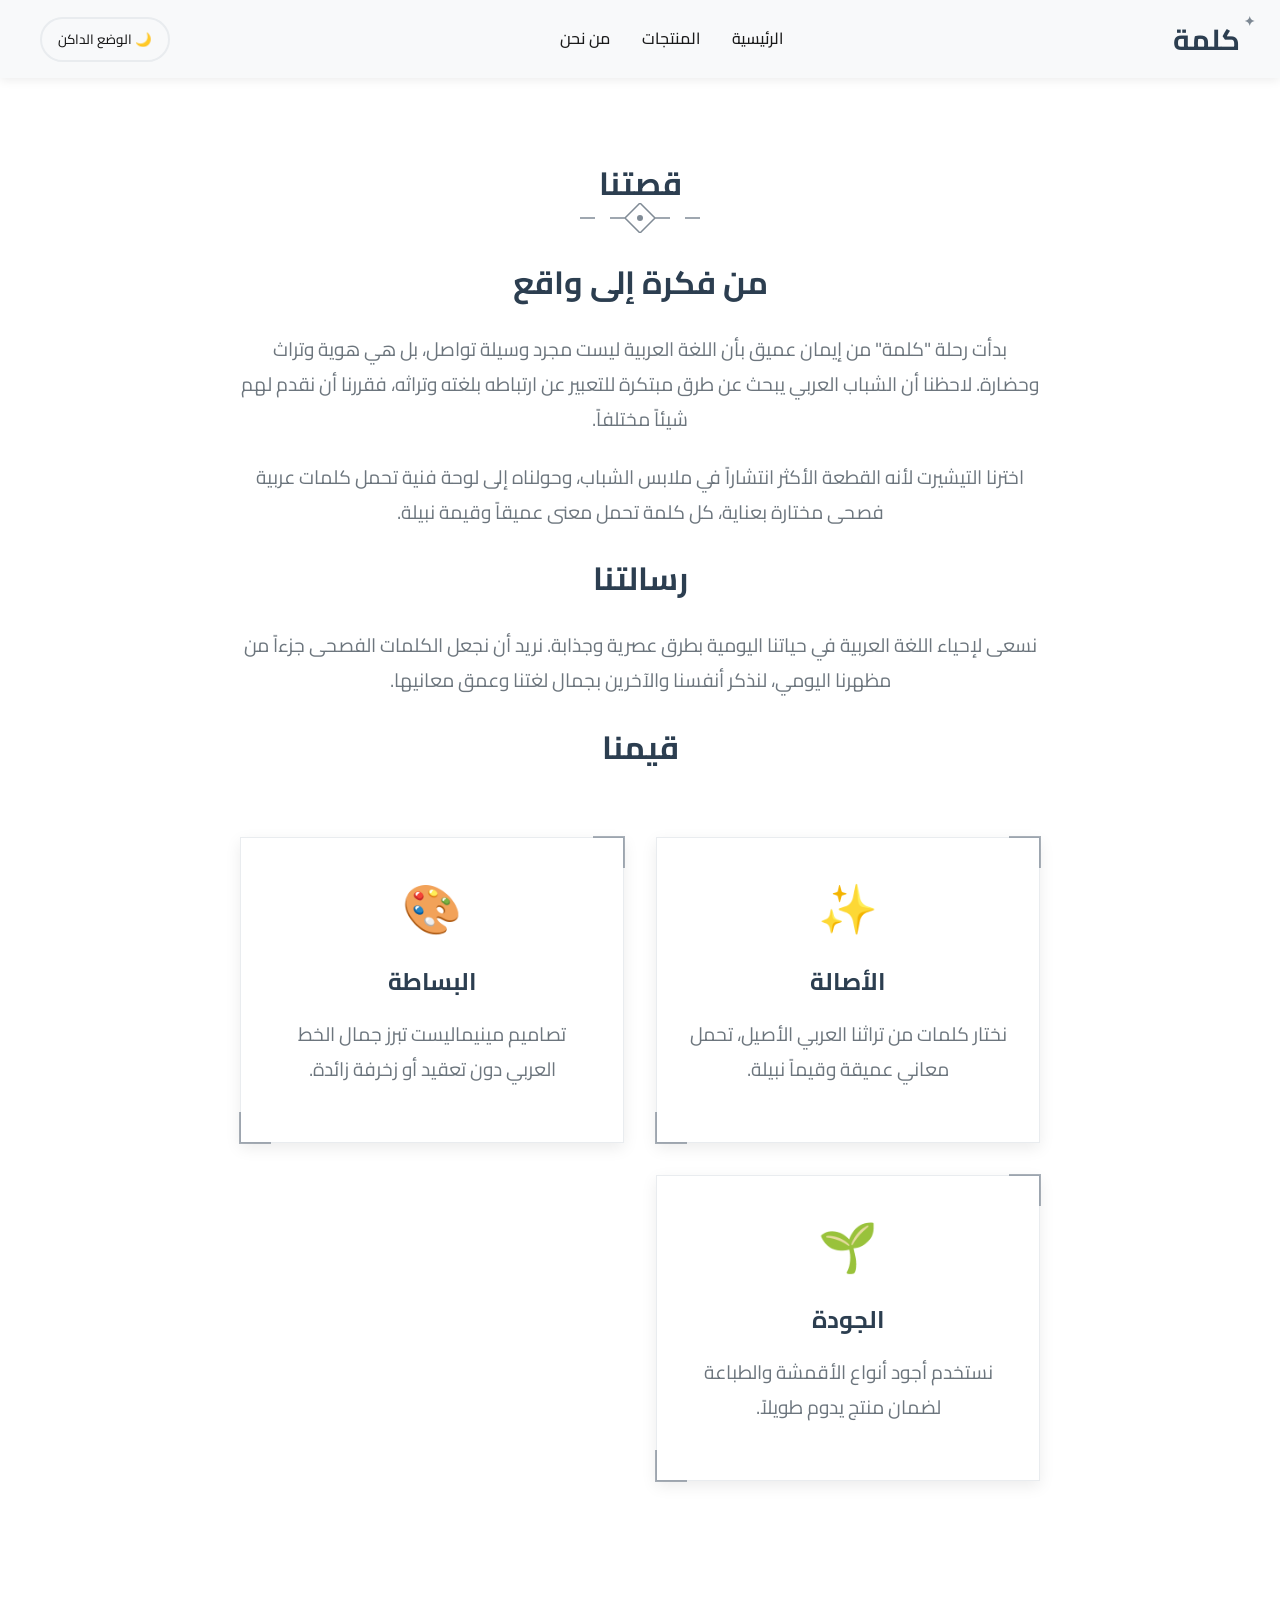
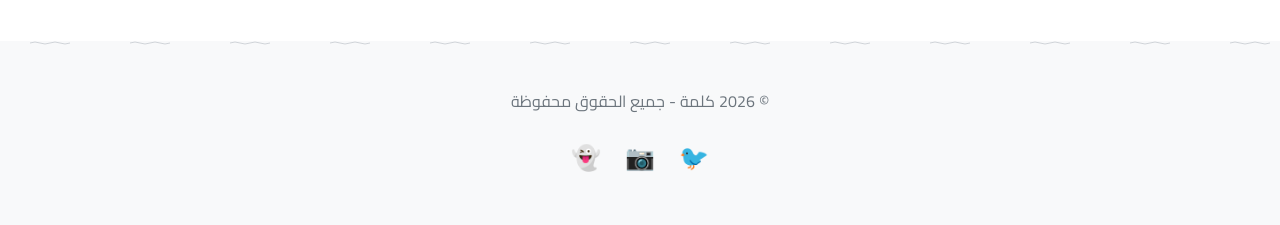
<file: about.html>
<!DOCTYPE html>
<html lang="ar" dir="rtl">
<head>
  <meta charset="UTF-8">
  <meta name="viewport" content="width=device-width, initial-scale=1.0">
  <title>من نحن - كلمة</title>
  
  <link rel="preconnect" href="https://fonts.googleapis.com">
  <link rel="preconnect" href="https://fonts.gstatic.com" crossorigin>
  <link href="https://fonts.googleapis.com/css2?family=Cairo:wght@400;500;600;700&display=swap" rel="stylesheet">
  
  <link rel="stylesheet" href="style.css">
</head>
<body>
  <!-- الهيدر الموحد -->
  <header class="header">
    <div class="header-container">
      <a href="index.html" class="logo">كلمة</a>
      
      <nav>
        <ul class="nav-menu" id="nav-menu">
          <li><a href="index.html">الرئيسية</a></li>
          <li><a href="products.html">المنتجات</a></li>
          <li><a href="about.html">من نحن</a></li>
        </ul>
      </nav>
      
      <button class="theme-toggle" id="theme-toggle">🌙 الوضع الداكن</button>
      <button class="mobile-menu-btn" id="mobile-menu-btn">☰</button>
    </div>
  </header>

  <!-- ========================================
       📖 محتوى صفحة من نحن
       ======================================== -->
  <section class="section">
    <div class="about-content">
      <h2 class="section-title">قصتنا</h2>
      
      <h2>من فكرة إلى واقع</h2>
      <p>بدأت رحلة "كلمة" من إيمان عميق بأن اللغة العربية ليست مجرد وسيلة تواصل، بل هي هوية وتراث وحضارة. لاحظنا أن الشباب العربي يبحث عن طرق مبتكرة للتعبير عن ارتباطه بلغته وتراثه، فقررنا أن نقدم لهم شيئاً مختلفاً.</p>
      
      <p>اخترنا التيشيرت لأنه القطعة الأكثر انتشاراً في ملابس الشباب، وحولناه إلى لوحة فنية تحمل كلمات عربية فصحى مختارة بعناية، كل كلمة تحمل معنى عميقاً وقيمة نبيلة.</p>

      <h2>رسالتنا</h2>
      <p>نسعى لإحياء اللغة العربية في حياتنا اليومية بطرق عصرية وجذابة. نريد أن نجعل الكلمات الفصحى جزءاً من مظهرنا اليومي، لنذكر أنفسنا والآخرين بجمال لغتنا وعمق معانيها.</p>

      <h2>قيمنا</h2>
      <div class="values-grid">
        <div class="value-card">
          <div class="value-icon">✨</div>
          <h3>الأصالة</h3>
          <p>نختار كلمات من تراثنا العربي الأصيل، تحمل معاني عميقة وقيماً نبيلة.</p>
        </div>

        <div class="value-card">
          <div class="value-icon">🎨</div>
          <h3>البساطة</h3>
          <p>تصاميم مينيماليست تبرز جمال الخط العربي دون تعقيد أو زخرفة زائدة.</p>
        </div>

        <div class="value-card">
          <div class="value-icon">🌱</div>
          <h3>الجودة</h3>
          <p>نستخدم أجود أنواع الأقمشة والطباعة لضمان منتج يدوم طويلاً.</p>
        </div>
      </div>
    </div>
  </section>

  <!-- الفوتر الموحد -->
  <footer class="footer">
    <div class="footer-content">
      <p>© 2026 كلمة - جميع الحقوق محفوظة</p>
      <div class="social-links">
        <a href="#" title="تويتر">🐦</a>
        <a href="#" title="انستغرام">📷</a>
        <a href="#" title="سناب شات">👻</a>
      </div>
    </div>
  </footer>

  <script src="script.js"></script>
</body>
</html>
</file>
<file: style.css>
:root {
  /* الوضع الفاتح (Light Mode) */
  --bg-primary: #ffffff;
  --bg-secondary: #f8f9fa;
  --text-primary: #1a1a1a;
  --text-secondary: #6c757d;
  --accent-color: #2c3e50;
  --card-bg: #ffffff;
  --border-color: #e9ecef;
  --shadow: rgba(0, 0, 0, 0.08);
}

[data-theme="dark"] {
  /* الوضع الداكن (Dark Mode) */
  --bg-primary: #1a1a1a;
  --bg-secondary: #2d2d2d;
  --text-primary: #ffffff;
  --text-secondary: #b0b0b0;
  --accent-color: #ecf0f1;
  --card-bg: #2d2d2d;
  --border-color: #404040;
  --shadow: rgba(0, 0, 0, 0.3);
}

/* ========================================
   🔄 إعادة تعيين الأنماط الأساسية
   ======================================== */
* {
  margin: 0;
  padding: 0;
  box-sizing: border-box;
}

body {
  font-family: 'Cairo', sans-serif;
  background-color: var(--bg-primary);
  color: var(--text-primary);
  line-height: 1.6;
  transition: background-color 0.3s ease, color 0.3s ease;
}

a {
  text-decoration: none;
  color: inherit;
}

img {
  max-width: 100%;
  height: auto;
}

/* ========================================
   🧭 الهيدر (Header)
   ======================================== */
.header {
  background-color: var(--bg-secondary);
  padding: 1rem 2rem;
  box-shadow: 0 2px 10px var(--shadow);
  position: sticky;
  top: 0;
  z-index: 1000;
}

.header-container {
  max-width: 1200px;
  margin: 0 auto;
  display: flex;
  justify-content: space-between;
  align-items: center;
}

.logo {
  font-size: 1.8rem;
  font-weight: 700;
  color: var(--accent-color);
}

.nav-menu {
  display: flex;
  gap: 2rem;
  list-style: none;
}

.nav-menu a {
  font-weight: 500;
  transition: color 0.3s ease;
}

.nav-menu a:hover {
  color: var(--accent-color);
}

.theme-toggle {
  background: none;
  border: 2px solid var(--border-color);
  color: var(--text-primary);
  padding: 0.5rem 1rem;
  border-radius: 25px;
  cursor: pointer;
  font-family: 'Cairo', sans-serif;
  font-weight: 500;
  transition: all 0.3s ease;
}

.theme-toggle:hover {
  border-color: var(--accent-color);
}

/* قائمة الموبايل */
.mobile-menu-btn {
  display: none;
  background: none;
  border: none;
  font-size: 1.5rem;
  color: var(--text-primary);
  cursor: pointer;
}

/* ========================================
   🏠 قسم البطل (Hero Section)
   ======================================== */
.hero {
  background: linear-gradient(135deg, var(--bg-secondary) 0%, var(--bg-primary) 100%);
  padding: 6rem 2rem;
  text-align: center;
}

.hero-content {
  max-width: 800px;
  margin: 0 auto;
}

.hero h1 {
  font-size: 3.5rem;
  margin-bottom: 1rem;
  color: var(--accent-color);
  line-height: 1.2;
}

.hero p {
  font-size: 1.3rem;
  color: var(--text-secondary);
  margin-bottom: 2rem;
}

.cta-button {
  display: inline-block;
  background-color: var(--accent-color);
  color: var(--bg-primary);
  padding: 1rem 2.5rem;
  border-radius: 30px;
  font-weight: 600;
  font-size: 1.1rem;
  transition: transform 0.3s ease, box-shadow 0.3s ease;
}

.cta-button:hover {
  transform: translateY(-3px);
  box-shadow: 0 10px 25px var(--shadow);
}

/* ========================================
   📦 الأقسام العامة
   ======================================== */
.section {
  padding: 5rem 2rem;
  max-width: 1200px;
  margin: 0 auto;
}

.section-title {
  font-size: 2.5rem;
  text-align: center;
  margin-bottom: 3rem;
  color: var(--accent-color);
}

/* ========================================
   👕 بطاقات المنتجات
   ======================================== */
.products-grid {
  display: grid;
  grid-template-columns: repeat(auto-fill, minmax(280px, 1fr));
  gap: 2rem;
}

.product-card {
  background-color: var(--card-bg);
  border-radius: 15px;
  overflow: hidden;
  box-shadow: 0 5px 15px var(--shadow);
  transition: transform 0.3s ease, box-shadow 0.3s ease;
}

.product-card:hover {
  transform: translateY(-10px);
  box-shadow: 0 15px 35px var(--shadow);
}

.product-image {
  width: 100%;
  height: 350px;
  background-color: var(--bg-secondary);
  display: flex;
  align-items: center;
  justify-content: center;
  font-size: 3rem;
  color: var(--accent-color);
}

.product-info {
  padding: 1.5rem;
}

.product-title {
  font-size: 1.3rem;
  margin-bottom: 0.5rem;
  color: var(--text-primary);
}

.product-price {
  font-size: 1.5rem;
  font-weight: 700;
  color: var(--accent-color);
  margin-bottom: 1rem;
}

.product-button {
  width: 100%;
  background-color: var(--accent-color);
  color: var(--bg-primary);
  border: none;
  padding: 0.8rem;
  border-radius: 8px;
  font-family: 'Cairo', sans-serif;
  font-weight: 600;
  cursor: pointer;
  transition: opacity 0.3s ease;
}

.product-button:hover {
  opacity: 0.9;
}

/* ========================================
   🔍 فلاتر المنتجات
   ======================================== */
.filters {
  display: flex;
  gap: 1rem;
  justify-content: center;
  margin-bottom: 3rem;
  flex-wrap: wrap;
}

.filter-btn {
  background-color: var(--bg-secondary);
  color: var(--text-primary);
  border: 2px solid var(--border-color);
  padding: 0.7rem 1.5rem;
  border-radius: 25px;
  cursor: pointer;
  font-family: 'Cairo', sans-serif;
  font-weight: 500;
  transition: all 0.3s ease;
}

.filter-btn:hover,
.filter-btn.active {
  background-color: var(--accent-color);
  color: var(--bg-primary);
  border-color: var(--accent-color);
}

/* ========================================
   📖 صفحة من نحن
   ======================================== */
.about-content {
  max-width: 800px;
  margin: 0 auto;
  text-align: center;
}

.about-content h2 {
  font-size: 2rem;
  margin-bottom: 1.5rem;
  color: var(--accent-color);
}

.about-content p {
  font-size: 1.2rem;
  color: var(--text-secondary);
  margin-bottom: 1.5rem;
  line-height: 1.8;
}

.values-grid {
  display: grid;
  grid-template-columns: repeat(auto-fit, minmax(250px, 1fr));
  gap: 2rem;
  margin-top: 4rem;
}

.value-card {
  background-color: var(--card-bg);
  padding: 2rem;
  box-shadow: 0 5px 15px var(--shadow);
}

.value-icon {
  font-size: 3rem;
  margin-bottom: 1rem;
}

.value-card h3 {
  font-size: 1.5rem;
  margin-bottom: 1rem;
  color: var(--accent-color);
}

/* ========================================
   🦶 الفوتر (Footer)
   ======================================== */
.footer {
  background-color: var(--bg-secondary);
  padding: 3rem 2rem;
  text-align: center;
  margin-top: 5rem;
}

.footer-content {
  max-width: 1200px;
  margin: 0 auto;
}

.footer p {
  color: var(--text-secondary);
  margin-bottom: 1rem;
}

.social-links {
  display: flex;
  gap: 1.5rem;
  justify-content: center;
  margin-top: 1.5rem;
}

.social-links a {
  font-size: 1.5rem;
  color: var(--text-secondary);
  transition: color 0.3s ease;
}

.social-links a:hover {
  color: var(--accent-color);
}

/* ========================================
   📱 التجاوب مع الشاشات الصغيرة (Responsive)
   ======================================== */
@media (max-width: 768px) {
  .mobile-menu-btn {
    display: block;
  }

  .nav-menu {
    display: none;
    position: absolute;
    top: 100%;
    left: 0;
    right: 0;
    background-color: var(--bg-secondary);
    flex-direction: column;
    padding: 2rem;
    box-shadow: 0 5px 15px var(--shadow);
  }

  .nav-menu.active {
    display: flex;
  }

  .hero h1 {
    font-size: 2.5rem;
  }

  .hero p {
    font-size: 1.1rem;
  }

  .section-title {
    font-size: 2rem;
  }

  .products-grid {
    grid-template-columns: repeat(auto-fill, minmax(250px, 1fr));
    gap: 1.5rem;
  }
}

/* ========================================
   🎬 أنيميشن 3D - يمكن تعديل القيم هنا
   ======================================== */

/* تأثير دخول العناصر من الأسفل مع دوران خفيف */
@keyframes fadeInUp3D {
  from {
    opacity: 0;
    transform: translateY(50px) rotateX(-15deg);
  }
  to {
    opacity: 1;
    transform: translateY(0) rotateX(0);
  }
}

/* تأثير دوران مستمر للعناصر الزخرفية */
@keyframes float3D {
  0%, 100% {
    transform: translateY(0) rotateX(0) rotateY(0);
  }
  50% {
    transform: translateY(-20px) rotateX(10deg) rotateY(10deg);
  }
}

/* تأثير نبض خفيف */
@keyframes pulse3D {
  0%, 100% {
    transform: scale(1) rotateY(0);
  }
  50% {
    transform: scale(1.05) rotateY(5deg);
  }
}

/* ========================================
   🏠 قسم Hero بتأثير 3D Parallax
   ======================================== */
.hero {
  position: relative;
  overflow: hidden;
  perspective: 1000px; /* 🎯 عدّل هذه القيمة لتغيير عمق التأثير (كلما زادت قل العمق) */
}

.hero-content {
  transform-style: preserve-3d;
  animation: fadeInUp3D 1.2s ease-out;
}

.hero h1 {
  transform: translateZ(50px); /* 🎯 عدّل القيمة لتغيير بروز النص للأمام */
  text-shadow: 0 5px 15px var(--shadow);
}

.hero p {
  transform: translateZ(30px);
  animation: fadeInUp3D 1.2s ease-out 0.3s both;
}

.cta-button {
  transform: translateZ(40px);
  animation: fadeInUp3D 1.2s ease-out 0.6s both;
}

/* ========================================
   ✨ أشكال زخرفية 3D متحركة في الخلفية
   ======================================== */
.hero::before,
.hero::after {
  content: '';
  position: absolute;
  width: 200px;
  height: 200px;
  border-radius: 50%;
  background: linear-gradient(135deg, var(--accent-color) 0%, transparent 70%);
  opacity: 0.1;
  animation: float3D 6s ease-in-out infinite;
  pointer-events: none;
}

.hero::before {
  top: 10%;
  left: 10%;
  animation-delay: 0s;
}

.hero::after {
  bottom: 10%;
  right: 10%;
  animation-delay: 3s;
}

/* ========================================
   👕 بطاقات المنتجات بتأثير 3D Tilt
   ======================================== */
.product-card {
  transform-style: preserve-3d;
  transition: transform 0.4s ease, box-shadow 0.4s ease;
  will-change: transform; /* تحسين الأداء */
}

.product-card:hover {
  transform: translateY(-10px) rotateX(5deg) rotateY(-5deg);
  box-shadow: 0 20px 40px var(--shadow);
}

.product-image {
  transform: translateZ(20px); /* 🎯 عدّل القيمة لبروز الصورة */
  transition: transform 0.4s ease;
}

.product-card:hover .product-image {
  transform: translateZ(40px) scale(1.05);
}

.product-info {
  transform: translateZ(10px);
}

/* ========================================
   📖 بطاقات القيم بتأثير دوران 3D
   ======================================== */
.value-card {
  transform-style: preserve-3d;
  transition: transform 0.5s ease;
}

.value-card:hover {
  transform: rotateY(10deg) rotateX(-5deg) scale(1.03);
}

.value-icon {
  transform: translateZ(30px);
  animation: pulse3D 3s ease-in-out infinite;
}

/* ========================================
   🎯 تأثير Parallax على العناوين
   ======================================== */
.section-title {
  transform-style: preserve-3d;
  transition: transform 0.3s ease;
}

.section-title:hover {
  transform: translateZ(20px) scale(1.02);
}

/* ========================================
   📱 إيقاف التأثيرات على الموبايل (للأداء)
   ======================================== */
@media (max-width: 768px) {
  .hero::before,
  .hero::after {
    display: none;
  }
  
  .product-card:hover {
    transform: translateY(-5px);
  }
}

/* ========================================
   ⚡ تحسين الأداء للمستخدمين الذين يفضلون تقليل الحركة
   ======================================== */
@media (prefers-reduced-motion: reduce) {
  *, *::before, *::after {
    animation-duration: 0.01ms !important;
    animation-iteration-count: 1 !important;
    transition-duration: 0.01ms !important;
  }
}
/* ========================================
   🌙 الزخارف العربية الإسلامية المينيماليست
   ======================================== */

/* ========================================
   ✨ فواصل زخرفية بين الأقسام
   ======================================== */
.ornamental-divider {
  display: flex;
  align-items: center;
  justify-content: center;
  margin: 3rem auto;
  max-width: 400px;
  gap: 1rem;
}

.ornamental-divider::before,
.ornamental-divider::after {
  content: '';
  flex: 1;
  height: 1px;
  background: linear-gradient(
    to var(--direction, right),
    transparent,
    var(--accent-color),
    transparent
  );
}

.ornamental-divider::before { --direction: right; }
.ornamental-divider::after { --direction: left; }

.ornamental-divider svg {
  width: 40px;
  height: 40px;
  fill: var(--accent-color);
  opacity: 0.7;
  transition: transform 0.5s ease;
}

.ornamental-divider:hover svg {
  transform: rotate(45deg);
}

/* ========================================
   🏷️ حدود مزخرفة للعناوين
   ======================================== */
.section-title {
  position: relative;
  display: inline-block;
  width: 100%;
  padding-bottom: 1.5rem;
}

.section-title::after {
  content: '';
  position: absolute;
  bottom: 0;
  left: 50%;
  transform: translateX(-50%);
  width: 120px;
  height: 30px;
  background-image: url("data:image/svg+xml;utf8,<svg xmlns='http://www.w3.org/2000/svg' viewBox='0 0 120 30'><path d='M60 0 L75 15 L60 30 L45 15 Z M30 15 L45 15 M75 15 L90 15 M0 15 L15 15 M105 15 L120 15' fill='none' stroke='%232c3e50' stroke-width='1.5'/><circle cx='60' cy='15' r='3' fill='%232c3e50'/></svg>");
  background-repeat: no-repeat;
  background-position: center;
  background-size: contain;
  opacity: 0.6;
}

/* 🎯 لتغيير لون الزخرفة في الوضع الداكن */
[data-theme="dark"] .section-title::after {
  background-image: url("data:image/svg+xml;utf8,<svg xmlns='http://www.w3.org/2000/svg' viewBox='0 0 120 30'><path d='M60 0 L75 15 L60 30 L45 15 Z M30 15 L45 15 M75 15 L90 15 M0 15 L15 15 M105 15 L120 15' fill='none' stroke='%23ecf0f1' stroke-width='1.5'/><circle cx='60' cy='15' r='3' fill='%23ecf0f1'/></svg>");
}

/* ========================================
   🎭 نمط خلفية زخرفي خفيف (Islamic Pattern)
   ======================================== */
.pattern-bg {
  position: relative;
}

.pattern-bg::before {
  content: '';
  position: absolute;
  top: 0;
  left: 0;
  right: 0;
  bottom: 0;
  background-image: url("data:image/svg+xml;utf8,<svg xmlns='http://www.w3.org/2000/svg' width='60' height='60' viewBox='0 0 60 60'><path d='M30 0 L35 10 L45 10 L37 17 L40 27 L30 21 L20 27 L23 17 L15 10 L25 10 Z' fill='none' stroke='%232c3e50' stroke-width='0.5' opacity='0.1'/></svg>");
  background-repeat: repeat;
  opacity: 0.3;
  pointer-events: none;
  z-index: 0;
}

.pattern-bg > * {
  position: relative;
  z-index: 1;
}

[data-theme="dark"] .pattern-bg::before {
  background-image: url("data:image/svg+xml;utf8,<svg xmlns='http://www.w3.org/2000/svg' width='60' height='60' viewBox='0 0 60 60'><path d='M30 0 L35 10 L45 10 L37 17 L40 27 L30 21 L20 27 L23 17 L15 10 L25 10 Z' fill='none' stroke='%23ecf0f1' stroke-width='0.5' opacity='0.1'/></svg>");
}

/* ========================================
   🖼️ إطار زخرفي حول بطاقات القيم
   ======================================== */
.value-card {
  position: relative;
  border: 1px solid var(--border-color);
}

.value-card::before,
.value-card::after {
  content: '';
  position: absolute;
  width: 30px;
  height: 30px;
  border: 2px solid var(--accent-color);
  opacity: 0.4;
  transition: all 0.4s ease;
}

.value-card::before {
  top: -2px;
  right: -2px;
  border-bottom: none;
  border-left: none;
}

.value-card::after {
  bottom: -2px;
  left: -2px;
  border-top: none;
  border-right: none;
}

.value-card:hover::before,
.value-card:hover::after {
  width: 50px;
  height: 50px;
  opacity: 0.8;
}

/* ========================================
   🌸 زخرفة في الفوتر
   ======================================== */
.footer {
  position: relative;
  overflow: hidden;
}

.footer::before {
  content: '';
  position: absolute;
  top: 0;
  left: 0;
  right: 0;
  height: 4px;
  background-image: url("data:image/svg+xml;utf8,<svg xmlns='http://www.w3.org/2000/svg' viewBox='0 0 100 10'><path d='M0 5 Q 12.5 0, 25 5 T 50 5 T 75 5 T 100 5' fill='none' stroke='%232c3e50' stroke-width='1'/></svg>");
  background-repeat: repeat-x;
  background-size: 100px 4px;
  opacity: 0.5;
}

[data-theme="dark"] .footer::before {
  background-image: url("data:image/svg+xml;utf8,<svg xmlns='http://www.w3.org/2000/svg' viewBox='0 0 100 10'><path d='M0 5 Q 12.5 0, 25 5 T 50 5 T 75 5 T 100 5' fill='none' stroke='%23ecf0f1' stroke-width='1'/></svg>");
}

/* ========================================
   💫 زخرفة متحركة حول اللوجو
   ======================================== */
.logo {
  position: relative;
  display: inline-block;
}

.logo::after {
  content: '✦';
  position: absolute;
  top: -5px;
  right: -15px;
  font-size: 0.8rem;
  color: var(--accent-color);
  animation: rotateStar 8s linear infinite;
  opacity: 0.6;
}

@keyframes rotateStar {
  from { transform: rotate(0deg); }
  to { transform: rotate(360deg); }
}

/* ========================================
   📱 تعديل الزخارف للموبايل
   ======================================== */
@media (max-width: 768px) {
 
  
  .ornamental-divider {
    max-width: 250px;
  }
  
  .section-title::after {
    width: 80px;
  }
}
/* ========================================
   👕 صور المنتجات
   ======================================== */
.product-image {
  width: 100%;
  height: 350px;
  background-color: var(--bg-secondary);
  display: flex;
  align-items: center;
  justify-content: center;
  overflow: hidden;
  position: relative;
}

.product-image img {
  width: 100%;
  height: 100%;
  object-fit: cover;
  transition: transform 0.4s ease;
}

.product-card:hover .product-image img {
  transform: scale(1.1);
}

/* ========================================
   🎨 صفحة تفاصيل المنتج
   ======================================== */
.product-detail {
  max-width: 1200px;
  margin: 3rem auto;
  padding: 0 2rem;
  display: grid;
  grid-template-columns: 1fr 1fr;
  gap: 4rem;
}

.product-gallery {
  position: sticky;
  top: 100px;
  height: fit-content;
}

.product-main-image {
  width: 100%;
  aspect-ratio: 1;
  background-color: var(--bg-secondary);
  border-radius: 15px;
  overflow: hidden;
  margin-bottom: 1rem;
  box-shadow: 0 5px 15px var(--shadow);
}

.product-main-image img {
  width: 100%;
  height: 100%;
  object-fit: cover;
}

.product-thumbnails {
  display: grid;
  grid-template-columns: repeat(4, 1fr);
  gap: 1rem;
}

.thumbnail {
  aspect-ratio: 1;
  border-radius: 10px;
  overflow: hidden;
  cursor: pointer;
  border: 2px solid var(--border-color);
  transition: border-color 0.3s ease;
}

.thumbnail:hover,
.thumbnail.active {
  border-color: var(--accent-color);
}

.thumbnail img {
  width: 100%;
  height: 100%;
  object-fit: cover;
}

.product-info-detail {
  padding: 2rem 0;
}

.product-info-detail h1 {
  font-size: 2.5rem;
  color: var(--text-primary);
  margin-bottom: 1rem;
}

.product-price-detail {
  font-size: 2rem;
  font-weight: 700;
  color: var(--accent-color);
  margin-bottom: 1.5rem;
}

.product-description {
  color: var(--text-secondary);
  font-size: 1.1rem;
  line-height: 1.8;
  margin-bottom: 2rem;
}

/* اختيار اللون */
.color-selector {
  margin-bottom: 2rem;
}

.color-selector label {
  display: block;
  font-weight: 600;
  margin-bottom: 1rem;
  color: var(--text-primary);
}

.color-options {
  display: flex;
  gap: 1rem;
  flex-wrap: wrap;
}

.color-option {
  width: 50px;
  height: 50px;
  border-radius: 50%;
  cursor: pointer;
  border: 3px solid transparent;
  transition: all 0.3s ease;
  position: relative;
}

.color-option:hover {
  transform: scale(1.1);
}

.color-option.selected {
  border-color: var(--text-primary);
  box-shadow: 0 0 0 2px var(--bg-primary), 0 0 0 4px var(--text-primary);
}

.color-option::after {
  content: attr(data-color-name);
  position: absolute;
  bottom: -25px;
  left: 50%;
  transform: translateX(-50%);
  font-size: 0.8rem;
  color: var(--text-secondary);
  white-space: nowrap;
  opacity: 0;
  transition: opacity 0.3s ease;
}

.color-option:hover::after {
  opacity: 1;
}

/* اختيار المقاس */
.size-selector {
  margin-bottom: 2rem;
}

.size-selector label {
  display: block;
  font-weight: 600;
  margin-bottom: 1rem;
  color: var(--text-primary);
}

.size-options {
  display: flex;
  gap: 1rem;
  flex-wrap: wrap;
}

.size-option {
  width: 60px;
  height: 60px;
  border: 2px solid var(--border-color);
  background-color: var(--card-bg);
  color: var(--text-primary);
  border-radius: 10px;
  cursor: pointer;
  font-family: 'Cairo', sans-serif;
  font-weight: 600;
  font-size: 1.1rem;
  transition: all 0.3s ease;
}

.size-option:hover {
  border-color: var(--accent-color);
  transform: translateY(-2px);
}

.size-option.selected {
  background-color: var(--accent-color);
  color: var(--bg-primary);
  border-color: var(--accent-color);
}

.size-option:disabled {
  opacity: 0.4;
  cursor: not-allowed;
  transform: none;
}

/* دليل المقاسات */
.size-guide {
  margin-top: 1rem;
  font-size: 0.9rem;
  color: var(--text-secondary);
}

.size-guide a {
  color: var(--accent-color);
  text-decoration: underline;
  cursor: pointer;
}

/* زر الإضافة للسلة */
.add-to-cart {
  width: 100%;
  background-color: var(--accent-color);
  color: var(--bg-primary);
  border: none;
  padding: 1.2rem;
  border-radius: 10px;
  font-family: 'Cairo', sans-serif;
  font-weight: 700;
  font-size: 1.2rem;
  cursor: pointer;
  transition: all 0.3s ease;
  margin-bottom: 1rem;
}

.add-to-cart:hover {
  transform: translateY(-2px);
  box-shadow: 0 10px 25px var(--shadow);
}

.add-to-cart:disabled {
  opacity: 0.5;
  cursor: not-allowed;
  transform: none;
}

.product-meta {
  display: flex;
  gap: 2rem;
  padding-top: 2rem;
  border-top: 1px solid var(--border-color);
  font-size: 0.9rem;
  color: var(--text-secondary);
}

.product-meta span {
  display: flex;
  align-items: center;
  gap: 0.5rem;
}

/* مودال دليل المقاسات */
.modal {
  display: none;
  position: fixed;
  top: 0;
  left: 0;
  right: 0;
  bottom: 0;
  background-color: rgba(0, 0, 0, 0.7);
  z-index: 2000;
  align-items: center;
  justify-content: center;
  padding: 2rem;
}

.modal.active {
  display: flex;
}

.modal-content {
  background-color: var(--bg-primary);
  border-radius: 15px;
  padding: 2rem;
  max-width: 600px;
  width: 100%;
  max-height: 80vh;
  overflow-y: auto;
  position: relative;
}

.modal-close {
  position: absolute;
  top: 1rem;
  right: 1rem;
  background: none;
  border: none;
  font-size: 1.5rem;
  cursor: pointer;
  color: var(--text-secondary);
}

.modal h2 {
  margin-bottom: 1.5rem;
  color: var(--accent-color);
}

.size-table {
  width: 100%;
  border-collapse: collapse;
}

.size-table th,
.size-table td {
  padding: 0.8rem;
  text-align: center;
  border: 1px solid var(--border-color);
}

.size-table th {
  background-color: var(--bg-secondary);
  font-weight: 600;
}

/* رسالة خطأ */
.error-message {
  background-color: #fee;
  color: #c33;
  padding: 0.8rem;
  border-radius: 8px;
  margin-bottom: 1rem;
  border: 1px solid #fcc;
  display: none;
}

.error-message.show {
  display: block;
}

/* رسالة نجاح */
.success-message {
  background-color: #efe;
  color: #3c3;
  padding: 0.8rem;
  border-radius: 8px;
  margin-bottom: 1rem;
  border: 1px solid #cfc;
  display: none;
}

.success-message.show {
  display: block;
}

/* ========================================
   📱 التجاوب مع الموبايل
   ======================================== */
@media (max-width: 768px) {
  .product-detail {
    grid-template-columns: 1fr;
    gap: 2rem;
  }
  
  .product-gallery {
    position: static;
  }
  
  .product-info-detail h1 {
    font-size: 1.8rem;
  }
  
  .product-price-detail {
    font-size: 1.5rem;
  }
  
  .color-options,
  .size-options {
    gap: 0.8rem;
  }
  
  .color-option {
    width: 40px;
    height: 40px;
  }
  
  .size-option {
    width: 50px;
    height: 50px;
    font-size: 1rem;
  }
}
</file>
